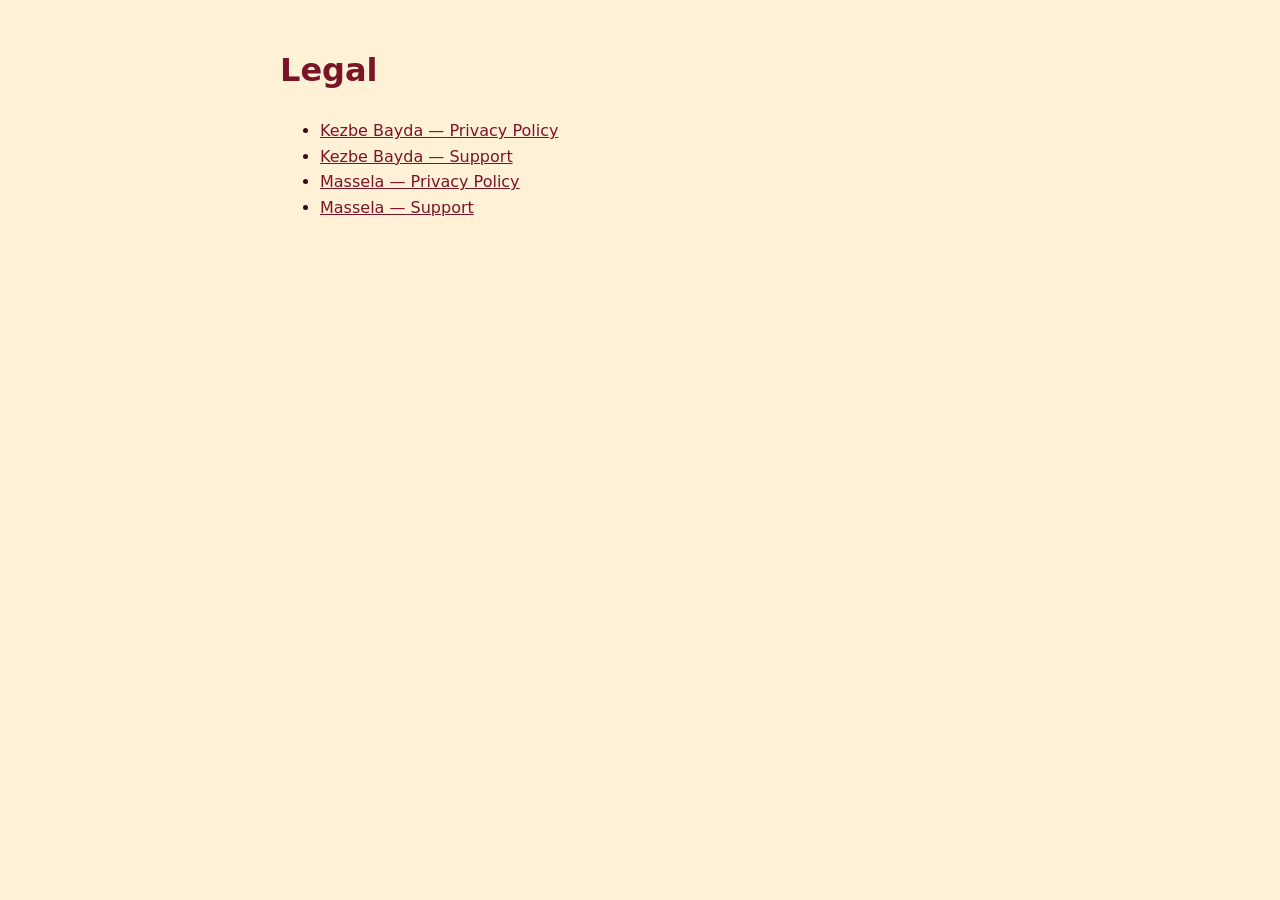
<file: index.html>
<!doctype html><html lang="en"><head><meta charset="utf-8"><meta name="viewport" content="width=device-width,initial-scale=1"><title>Legal</title><style>body{font:16px/1.6 -apple-system,system-ui,sans-serif;max-width:720px;margin:0 auto;padding:24px 16px;color:#3A0A12;background:#FFF1D6}h1,h2{color:#7C1428}a{color:#7C1428}</style></head><body>
<h1>Legal</h1>
<ul><li><a href="kezbe-bayda/privacy.html">Kezbe Bayda — Privacy Policy</a></li><li><a href="kezbe-bayda/support.html">Kezbe Bayda — Support</a></li><li><a href="massela/privacy.html">Massela — Privacy Policy</a></li><li><a href="massela/support.html">Massela — Support</a></li></ul>
</body></html>
</file>
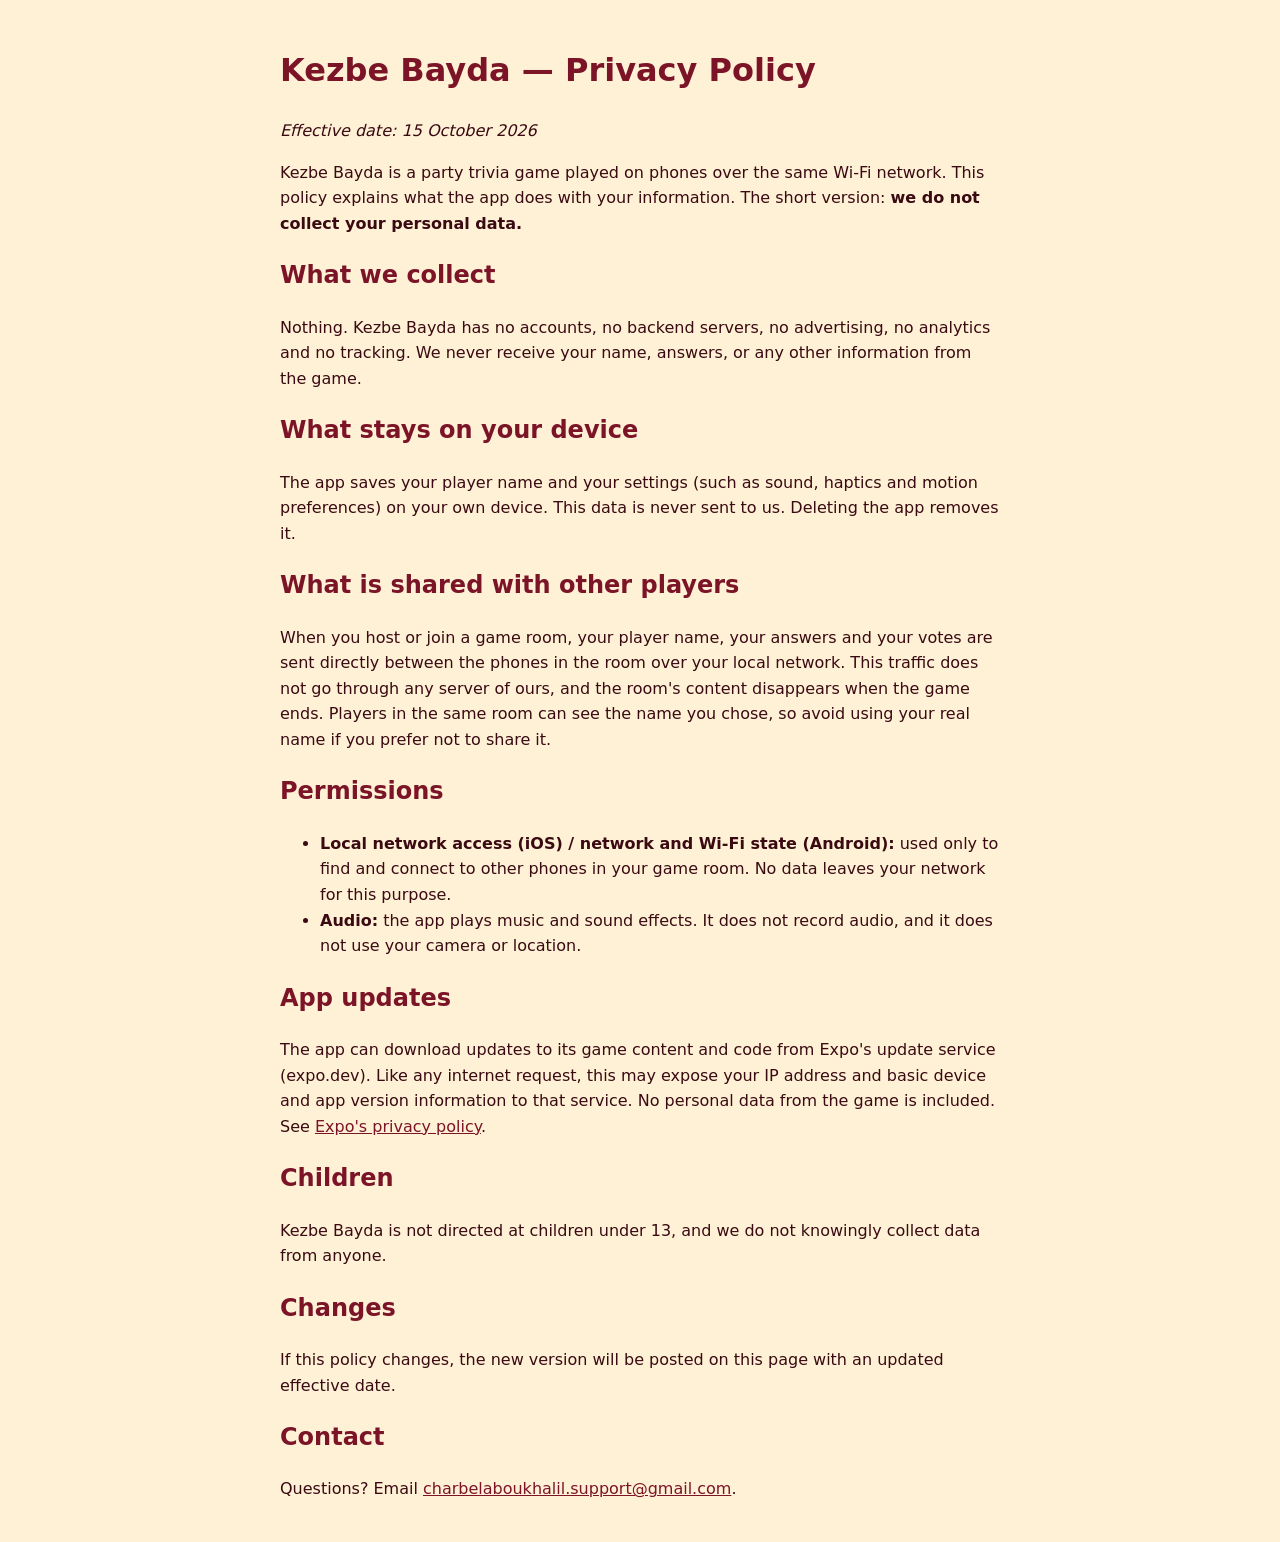
<file: kezbe-bayda/privacy.html>
<!doctype html><html lang="en"><head><meta charset="utf-8"><meta name="viewport" content="width=device-width,initial-scale=1"><title>Kezbe Bayda — Privacy Policy</title><style>body{font:16px/1.6 -apple-system,system-ui,sans-serif;max-width:720px;margin:0 auto;padding:24px 16px;color:#3A0A12;background:#FFF1D6}h1,h2{color:#7C1428}a{color:#7C1428}</style></head><body>
<h1>Kezbe Bayda — Privacy Policy</h1>
<p><em>Effective date: 15 October 2026</em></p>
<p>Kezbe Bayda is a party trivia game played on phones over the same Wi-Fi network. This policy explains what the app does with your information. The short version: <strong>we do not collect your personal data.</strong></p>

<h2>What we collect</h2>
<p>Nothing. Kezbe Bayda has no accounts, no backend servers, no advertising, no analytics and no tracking. We never receive your name, answers, or any other information from the game.</p>

<h2>What stays on your device</h2>
<p>The app saves your player name and your settings (such as sound, haptics and motion preferences) on your own device. This data is never sent to us. Deleting the app removes it.</p>

<h2>What is shared with other players</h2>
<p>When you host or join a game room, your player name, your answers and your votes are sent directly between the phones in the room over your local network. This traffic does not go through any server of ours, and the room's content disappears when the game ends. Players in the same room can see the name you chose, so avoid using your real name if you prefer not to share it.</p>

<h2>Permissions</h2>
<ul>
<li><strong>Local network access (iOS) / network and Wi-Fi state (Android):</strong> used only to find and connect to other phones in your game room. No data leaves your network for this purpose.</li>
<li><strong>Audio:</strong> the app plays music and sound effects. It does not record audio, and it does not use your camera or location.</li>
</ul>

<h2>App updates</h2>
<p>The app can download updates to its game content and code from Expo's update service (expo.dev). Like any internet request, this may expose your IP address and basic device and app version information to that service. No personal data from the game is included. See <a href="https://expo.dev/privacy">Expo's privacy policy</a>.</p>

<h2>Children</h2>
<p>Kezbe Bayda is not directed at children under 13, and we do not knowingly collect data from anyone.</p>

<h2>Changes</h2>
<p>If this policy changes, the new version will be posted on this page with an updated effective date.</p>

<h2>Contact</h2>
<p>Questions? Email <a href="mailto:charbelaboukhalil.support@gmail.com">charbelaboukhalil.support@gmail.com</a>.</p>
</body></html>
</file>
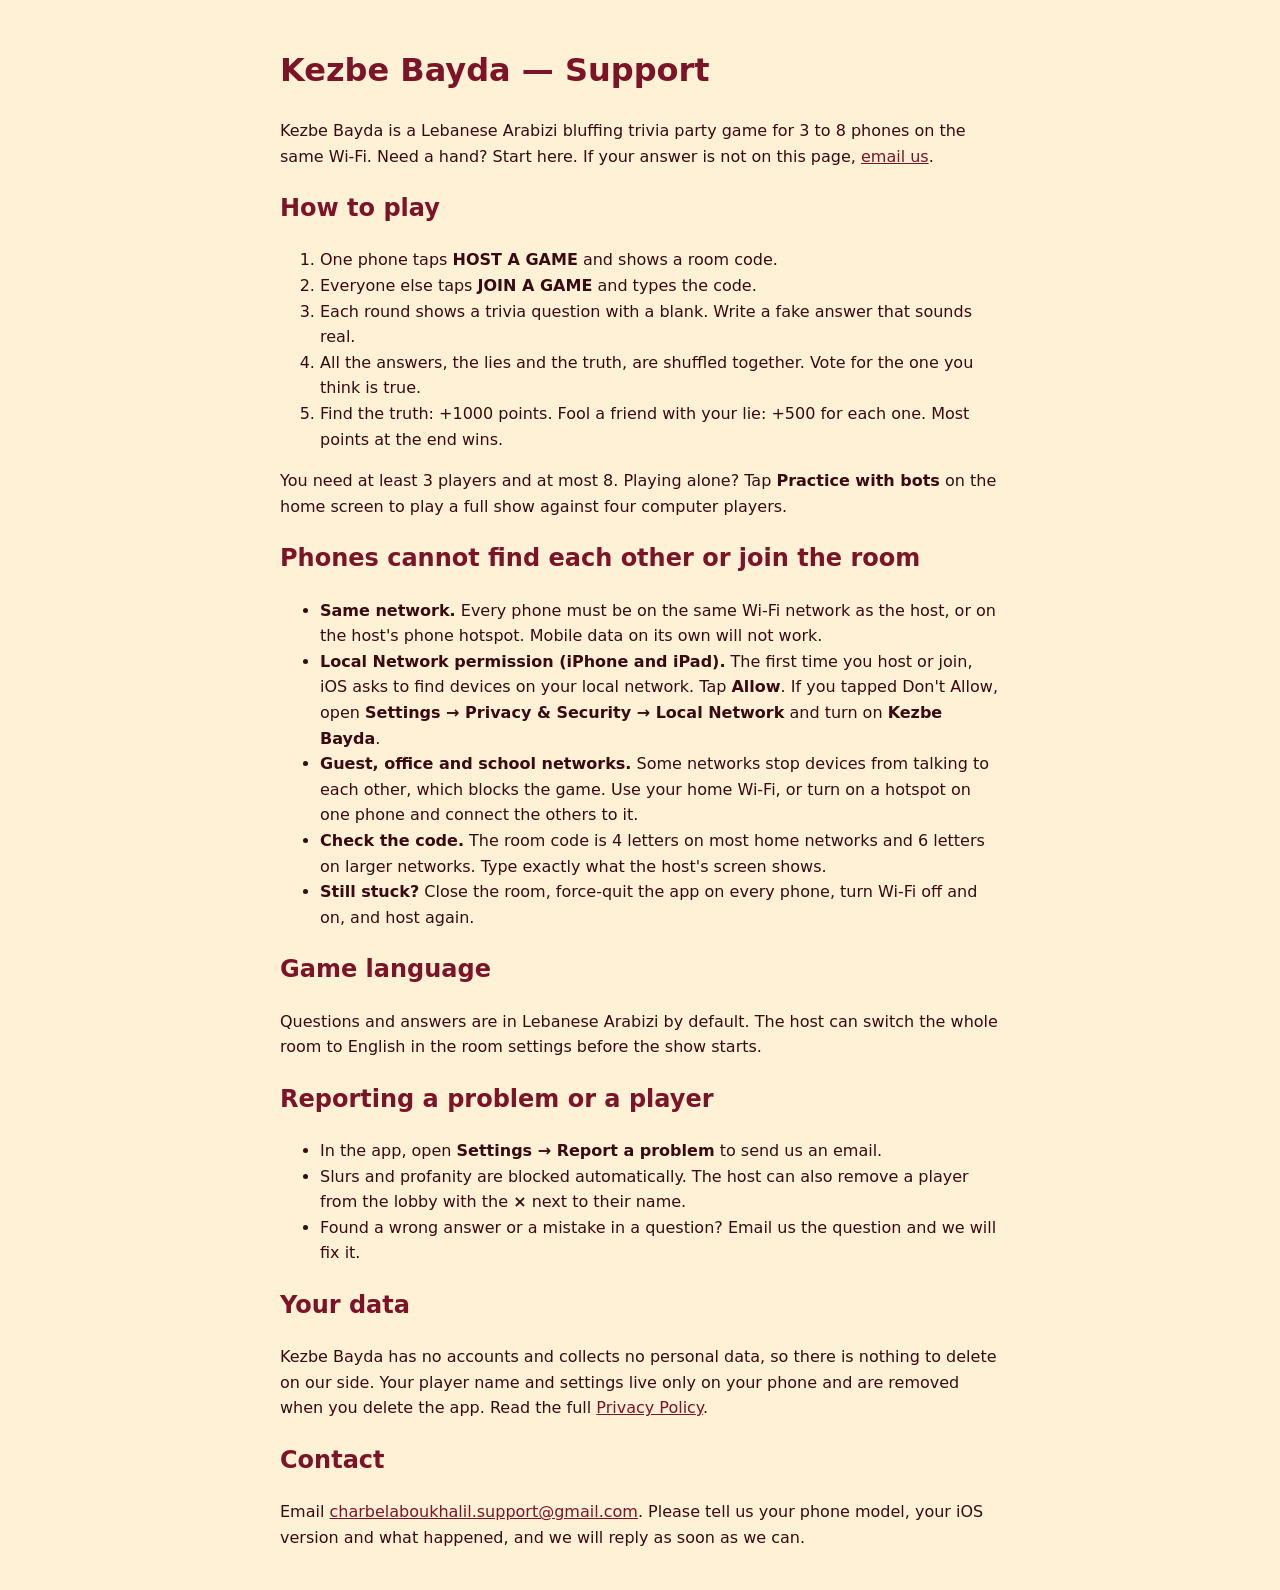
<file: kezbe-bayda/support.html>
<!doctype html><html lang="en"><head><meta charset="utf-8"><meta name="viewport" content="width=device-width,initial-scale=1"><title>Kezbe Bayda — Support</title><style>body{font:16px/1.6 -apple-system,system-ui,sans-serif;max-width:720px;margin:0 auto;padding:24px 16px;color:#3A0A12;background:#FFF1D6}h1,h2{color:#7C1428}a{color:#7C1428}</style></head><body>
<h1>Kezbe Bayda — Support</h1>
<p>Kezbe Bayda is a Lebanese Arabizi bluffing trivia party game for 3 to 8 phones on the same Wi-Fi. Need a hand? Start here. If your answer is not on this page, <a href="#contact">email us</a>.</p>

<h2>How to play</h2>
<ol>
<li>One phone taps <strong>HOST A GAME</strong> and shows a room code.</li>
<li>Everyone else taps <strong>JOIN A GAME</strong> and types the code.</li>
<li>Each round shows a trivia question with a blank. Write a fake answer that sounds real.</li>
<li>All the answers, the lies and the truth, are shuffled together. Vote for the one you think is true.</li>
<li>Find the truth: +1000 points. Fool a friend with your lie: +500 for each one. Most points at the end wins.</li>
</ol>
<p>You need at least 3 players and at most 8. Playing alone? Tap <strong>Practice with bots</strong> on the home screen to play a full show against four computer players.</p>

<h2>Phones cannot find each other or join the room</h2>
<ul>
<li><strong>Same network.</strong> Every phone must be on the same Wi-Fi network as the host, or on the host's phone hotspot. Mobile data on its own will not work.</li>
<li><strong>Local Network permission (iPhone and iPad).</strong> The first time you host or join, iOS asks to find devices on your local network. Tap <strong>Allow</strong>. If you tapped Don't Allow, open <strong>Settings → Privacy &amp; Security → Local Network</strong> and turn on <strong>Kezbe Bayda</strong>.</li>
<li><strong>Guest, office and school networks.</strong> Some networks stop devices from talking to each other, which blocks the game. Use your home Wi-Fi, or turn on a hotspot on one phone and connect the others to it.</li>
<li><strong>Check the code.</strong> The room code is 4 letters on most home networks and 6 letters on larger networks. Type exactly what the host's screen shows.</li>
<li><strong>Still stuck?</strong> Close the room, force-quit the app on every phone, turn Wi-Fi off and on, and host again.</li>
</ul>

<h2>Game language</h2>
<p>Questions and answers are in Lebanese Arabizi by default. The host can switch the whole room to English in the room settings before the show starts.</p>

<h2>Reporting a problem or a player</h2>
<ul>
<li>In the app, open <strong>Settings → Report a problem</strong> to send us an email.</li>
<li>Slurs and profanity are blocked automatically. The host can also remove a player from the lobby with the <strong>×</strong> next to their name.</li>
<li>Found a wrong answer or a mistake in a question? Email us the question and we will fix it.</li>
</ul>

<h2>Your data</h2>
<p>Kezbe Bayda has no accounts and collects no personal data, so there is nothing to delete on our side. Your player name and settings live only on your phone and are removed when you delete the app. Read the full <a href="privacy.html">Privacy Policy</a>.</p>

<h2 id="contact">Contact</h2>
<p>Email <a href="mailto:charbelaboukhalil.support@gmail.com?subject=Kezbe%20Bayda%20support">charbelaboukhalil.support@gmail.com</a>. Please tell us your phone model, your iOS version and what happened, and we will reply as soon as we can.</p>
</body></html>
</file>
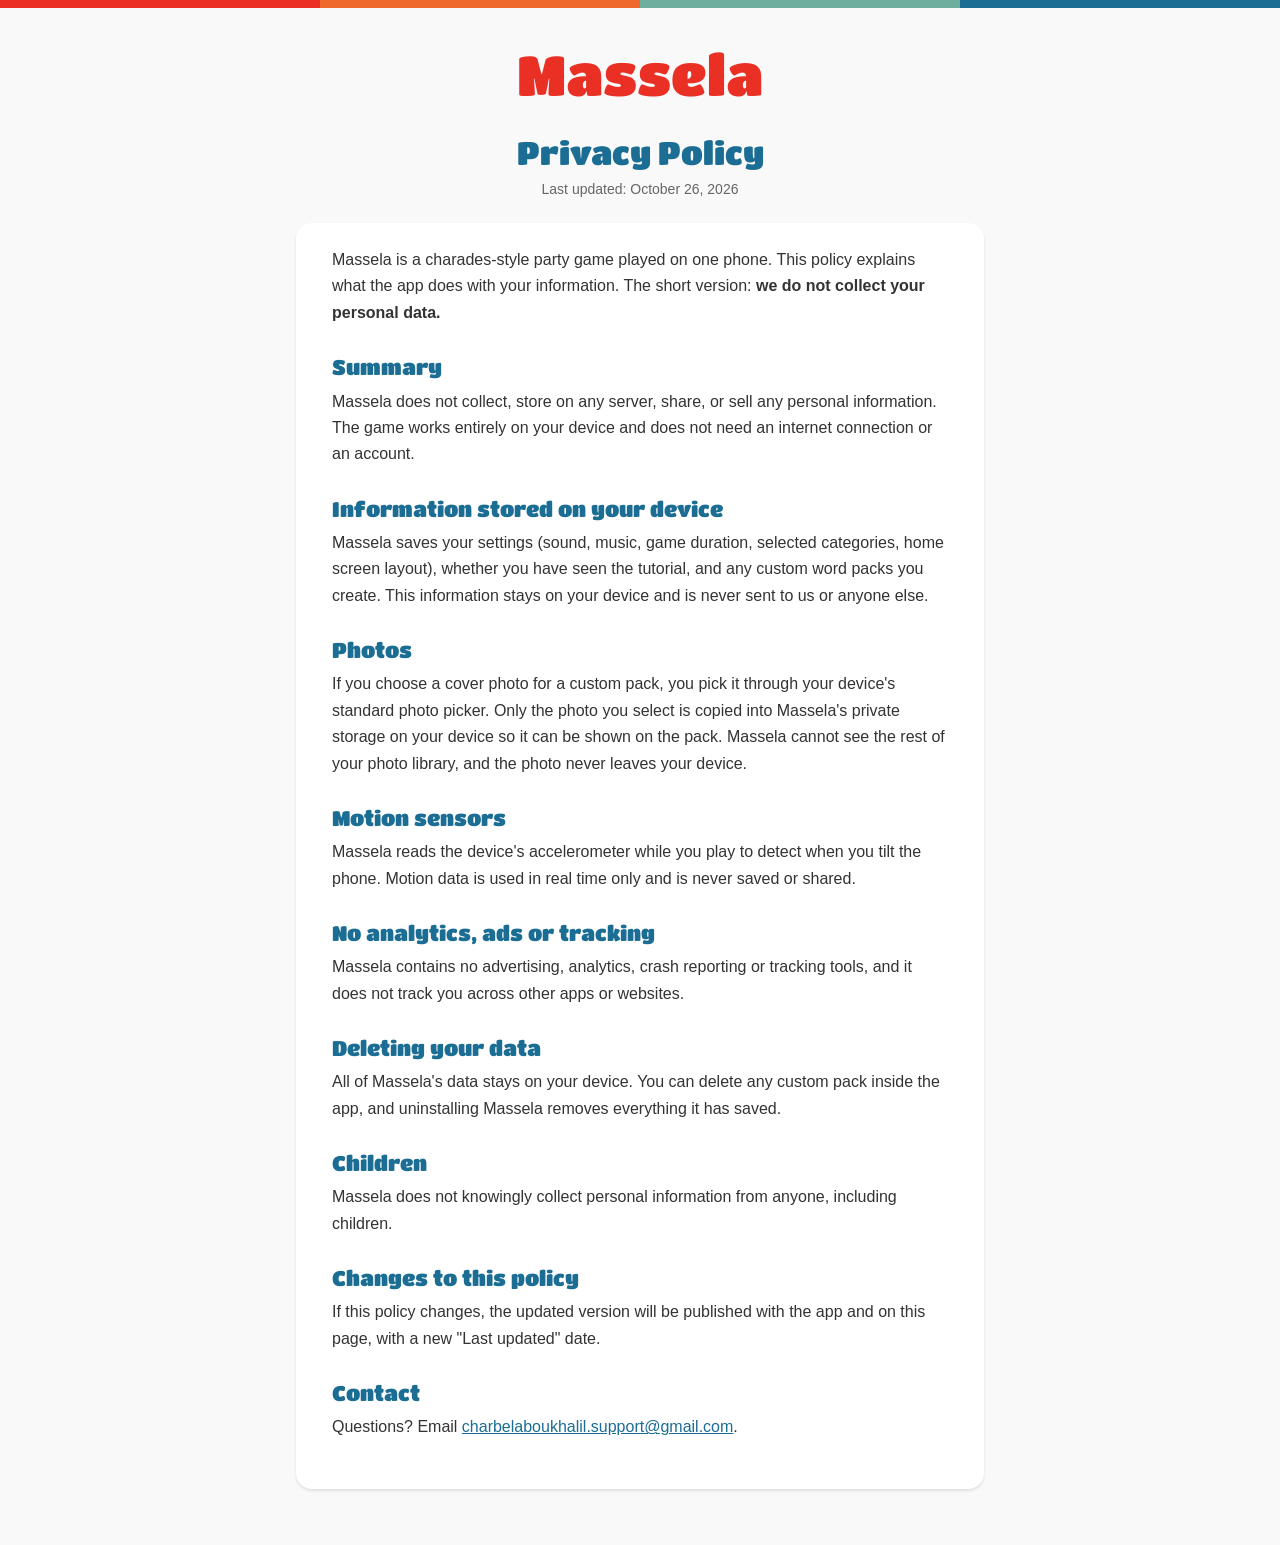
<file: massela/privacy.html>
<!doctype html>
<html lang="en">
<head>
<meta charset="utf-8">
<meta name="viewport" content="width=device-width,initial-scale=1">
<meta name="theme-color" content="#EA3025">
<title>Massela — Privacy Policy</title>
<link rel="stylesheet" href="style.css">
</head>
<body>
<div class="ribbon"></div>
<div class="wrap">
<header>
<div class="brand">Massela</div>
</header>
<main>
<h1>Privacy Policy</h1>
<p class="updated">Last updated: October 26, 2026</p>
<div class="card">
<p>Massela is a charades-style party game played on one phone. This policy explains what the app does with your information. The short version: <strong>we do not collect your personal data.</strong></p>

<h2>Summary</h2>
<p>Massela does not collect, store on any server, share, or sell any personal information. The game works entirely on your device and does not need an internet connection or an account.</p>

<h2>Information stored on your device</h2>
<p>Massela saves your settings (sound, music, game duration, selected categories, home screen layout), whether you have seen the tutorial, and any custom word packs you create. This information stays on your device and is never sent to us or anyone else.</p>

<h2>Photos</h2>
<p>If you choose a cover photo for a custom pack, you pick it through your device's standard photo picker. Only the photo you select is copied into Massela's private storage on your device so it can be shown on the pack. Massela cannot see the rest of your photo library, and the photo never leaves your device.</p>

<h2>Motion sensors</h2>
<p>Massela reads the device's accelerometer while you play to detect when you tilt the phone. Motion data is used in real time only and is never saved or shared.</p>

<h2>No analytics, ads or tracking</h2>
<p>Massela contains no advertising, analytics, crash reporting or tracking tools, and it does not track you across other apps or websites.</p>

<h2>Deleting your data</h2>
<p>All of Massela's data stays on your device. You can delete any custom pack inside the app, and uninstalling Massela removes everything it has saved.</p>

<h2>Children</h2>
<p>Massela does not knowingly collect personal information from anyone, including children.</p>

<h2>Changes to this policy</h2>
<p>If this policy changes, the updated version will be published with the app and on this page, with a new "Last updated" date.</p>

<h2>Contact</h2>
<p>Questions? Email <a href="mailto:charbelaboukhalil.support@gmail.com">charbelaboukhalil.support@gmail.com</a>.</p>
</div>
</main>
</div>
</body>
</html>
</file>
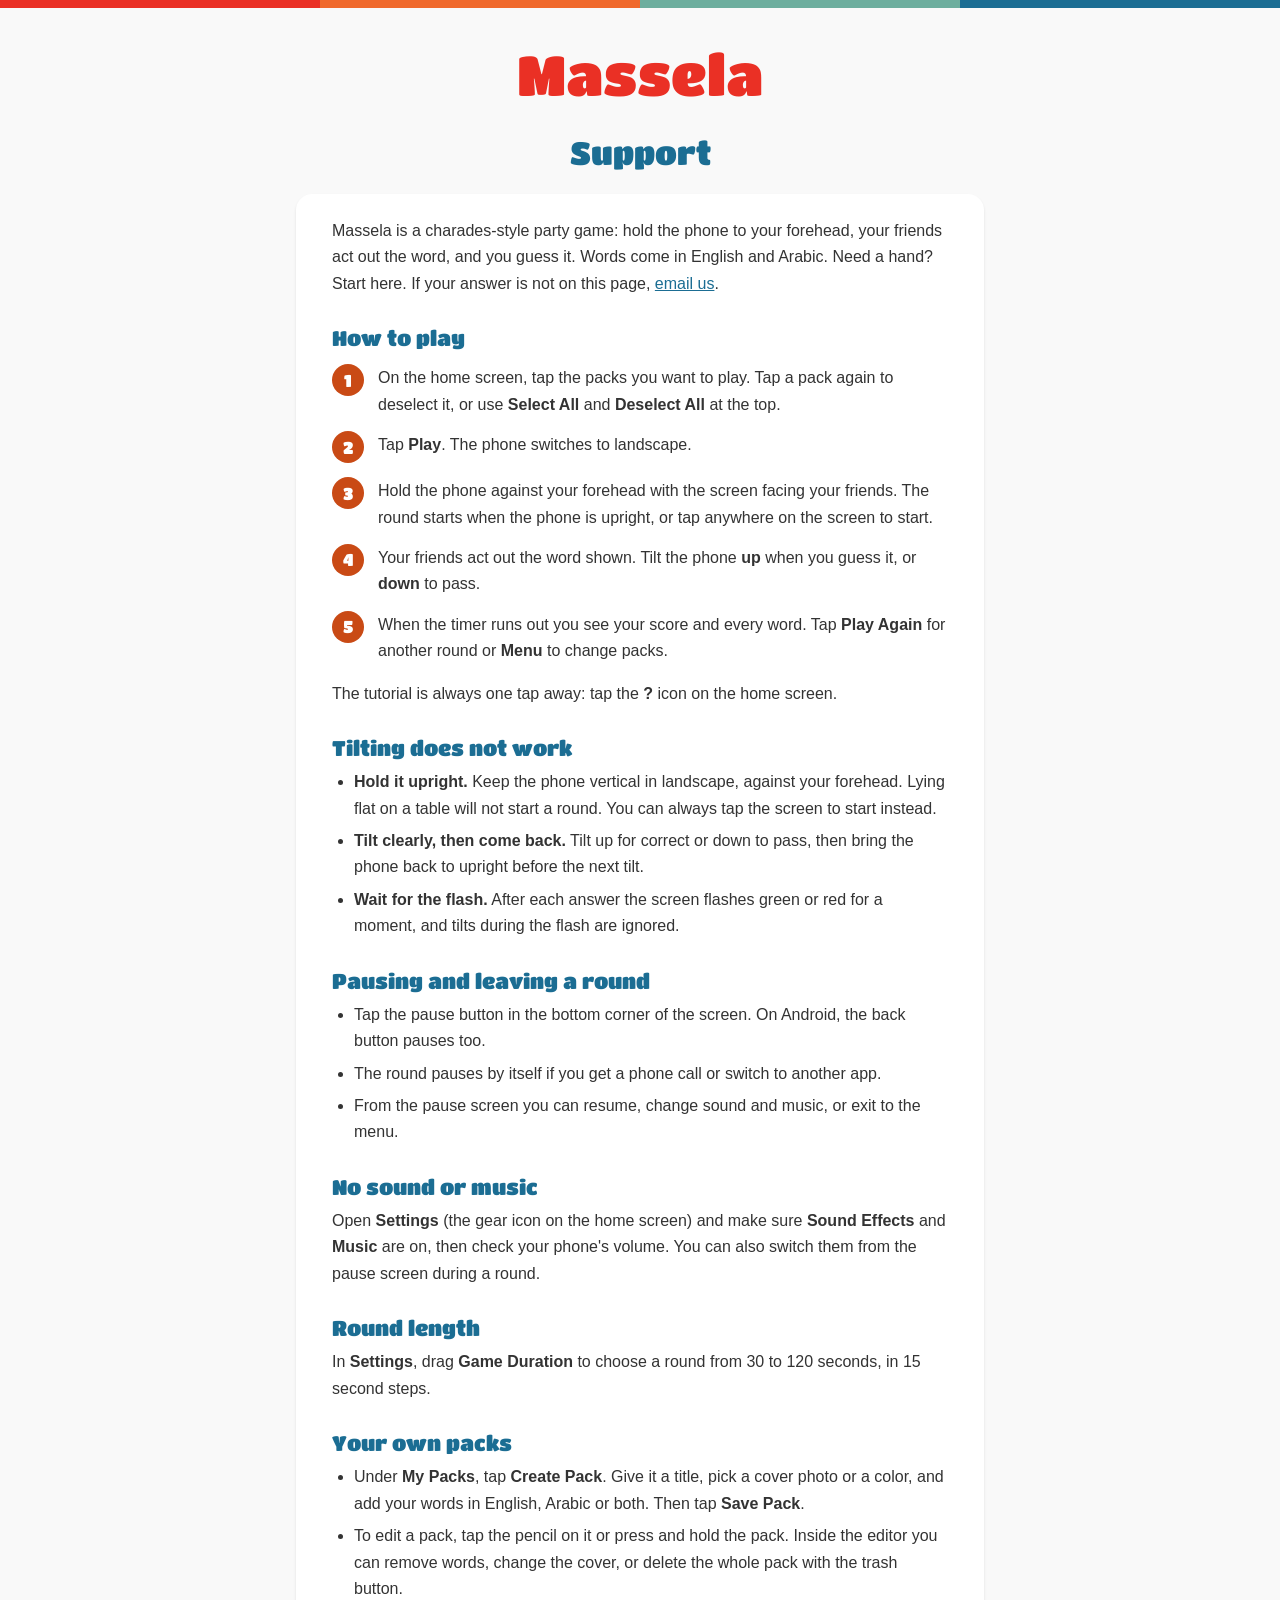
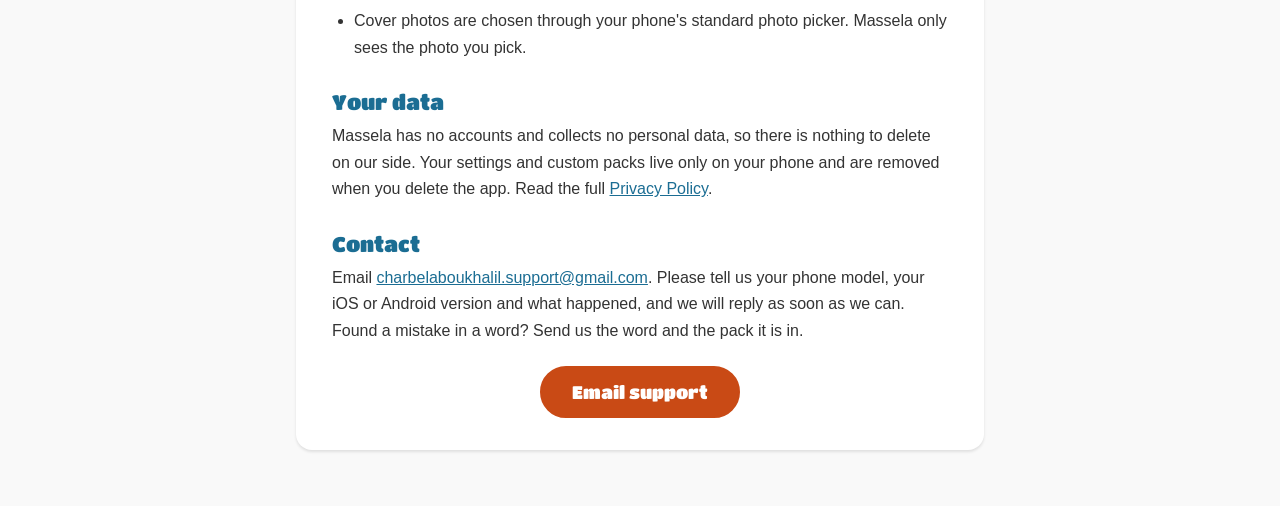
<file: massela/support.html>
<!doctype html>
<html lang="en">
<head>
<meta charset="utf-8">
<meta name="viewport" content="width=device-width,initial-scale=1">
<meta name="theme-color" content="#EA3025">
<title>Massela — Support</title>
<link rel="stylesheet" href="style.css">
</head>
<body>
<div class="ribbon"></div>
<div class="wrap">
<header>
<div class="brand">Massela</div>
</header>
<main>
<h1>Support</h1>
<div class="card">
<p>Massela is a charades-style party game: hold the phone to your forehead, your friends act out the word, and you guess it. Words come in English and Arabic. Need a hand? Start here. If your answer is not on this page, <a href="#contact">email us</a>.</p>

<h2>How to play</h2>
<ol class="steps">
<li>On the home screen, tap the packs you want to play. Tap a pack again to deselect it, or use <strong>Select All</strong> and <strong>Deselect All</strong> at the top.</li>
<li>Tap <strong>Play</strong>. The phone switches to landscape.</li>
<li>Hold the phone against your forehead with the screen facing your friends. The round starts when the phone is upright, or tap anywhere on the screen to start.</li>
<li>Your friends act out the word shown. Tilt the phone <strong>up</strong> when you guess it, or <strong>down</strong> to pass.</li>
<li>When the timer runs out you see your score and every word. Tap <strong>Play Again</strong> for another round or <strong>Menu</strong> to change packs.</li>
</ol>
<p>The tutorial is always one tap away: tap the <strong>?</strong> icon on the home screen.</p>

<h2>Tilting does not work</h2>
<ul>
<li><strong>Hold it upright.</strong> Keep the phone vertical in landscape, against your forehead. Lying flat on a table will not start a round. You can always tap the screen to start instead.</li>
<li><strong>Tilt clearly, then come back.</strong> Tilt up for correct or down to pass, then bring the phone back to upright before the next tilt.</li>
<li><strong>Wait for the flash.</strong> After each answer the screen flashes green or red for a moment, and tilts during the flash are ignored.</li>
</ul>

<h2>Pausing and leaving a round</h2>
<ul>
<li>Tap the pause button in the bottom corner of the screen. On Android, the back button pauses too.</li>
<li>The round pauses by itself if you get a phone call or switch to another app.</li>
<li>From the pause screen you can resume, change sound and music, or exit to the menu.</li>
</ul>

<h2>No sound or music</h2>
<p>Open <strong>Settings</strong> (the gear icon on the home screen) and make sure <strong>Sound Effects</strong> and <strong>Music</strong> are on, then check your phone's volume. You can also switch them from the pause screen during a round.</p>

<h2>Round length</h2>
<p>In <strong>Settings</strong>, drag <strong>Game Duration</strong> to choose a round from 30 to 120 seconds, in 15 second steps.</p>

<h2>Your own packs</h2>
<ul>
<li>Under <strong>My Packs</strong>, tap <strong>Create Pack</strong>. Give it a title, pick a cover photo or a color, and add your words in English, Arabic or both. Then tap <strong>Save Pack</strong>.</li>
<li>To edit a pack, tap the pencil on it or press and hold the pack. Inside the editor you can remove words, change the cover, or delete the whole pack with the trash button.</li>
<li>Cover photos are chosen through your phone's standard photo picker. Massela only sees the photo you pick.</li>
</ul>

<h2>Your data</h2>
<p>Massela has no accounts and collects no personal data, so there is nothing to delete on our side. Your settings and custom packs live only on your phone and are removed when you delete the app. Read the full <a href="privacy.html">Privacy Policy</a>.</p>

<h2 id="contact">Contact</h2>
<p>Email <a href="mailto:charbelaboukhalil.support@gmail.com?subject=Massela%20support">charbelaboukhalil.support@gmail.com</a>. Please tell us your phone model, your iOS or Android version and what happened, and we will reply as soon as we can. Found a mistake in a word? Send us the word and the pack it is in.</p>
<p class="cta-row"><a class="pill cta" href="mailto:charbelaboukhalil.support@gmail.com?subject=Massela%20support">Email support</a></p>
</div>
</main>
</div>
</body>
</html>
</file>
<file: massela/style.css>
/* Massela legal pages. Titan One is self-hosted (assets/TitanOne-OFL.txt) so visiting these pages
   makes no third-party requests. */
@font-face {
  font-family: "Titan One";
  src: url(assets/TitanOne.woff2) format("woff2");
  font-weight: 400;
  font-display: swap;
}

:root {
  --red: #EA3025;
  --orange: #F0692C;      /* brand orange: decoration only */
  --orange-ink: #C94A15;  /* same hue, dark enough for white text (4.7:1) */
  --blue: #1B6D93;
  --teal: #6DAE9E;
  --text: #333;
  --muted: #666;
  --canvas: #F9F9F9;
  --card: #fff;
  --line: #EEE;
  --display: "Titan One", "Arial Rounded MT Bold", system-ui, sans-serif;
}

* { box-sizing: border-box; }

body {
  margin: 0;
  background: var(--canvas);
  color: var(--text);
  font: 16px/1.65 -apple-system, BlinkMacSystemFont, "Segoe UI", Roboto, sans-serif;
}

/* The four card colors of the app, as a ribbon across the top */
.ribbon {
  height: 8px;
  background: linear-gradient(90deg, var(--red) 0 25%, var(--orange) 25% 50%, var(--teal) 50% 75%, var(--blue) 75%);
}

.wrap { max-width: 720px; margin: 0 auto; padding: 24px 16px 56px; }

header { text-align: center; padding: 4px 0 8px; }
.brand { font: 400 46px/1.1 var(--display); color: var(--red); margin: 8px 0 12px; }

/* Same button language as the app: a pill, with the primary action in orange */
.pill {
  display: inline-flex; align-items: center; justify-content: center;
  min-height: 44px; padding: 0 22px;
  border: 2px solid var(--blue); border-radius: 999px;
  color: var(--blue); background: transparent;
  font: 400 16px/1 var(--display); text-decoration: none;
}
.pill.cta { background: var(--orange-ink); border-color: var(--orange-ink); color: #fff; font-size: 18px; min-height: 52px; padding: 0 30px; }
.pill.cta:hover { filter: brightness(1.08); }
.pill:focus-visible, a:focus-visible { outline: 3px solid var(--orange); outline-offset: 3px; }

h1 { font: 400 32px/1.2 var(--display); color: var(--blue); text-align: center; margin: 8px 0 6px; }
.updated { text-align: center; color: var(--muted); font-size: 14px; margin: 0 0 22px; }

.card { background: var(--card); border-radius: 16px; padding: 4px 22px 24px; box-shadow: 0 2px 3px rgba(0, 0, 0, .1); }
.card > p:first-child { margin-top: 20px; }
h1 + .card { margin-top: 22px; } /* same gap the privacy page gets from its Last updated line */
h2 { font: 400 21px/1.25 var(--display); color: var(--blue); margin: 28px 0 8px; }
h2 + p, h2 + ul, h2 + ol { margin-top: 0; }
ul { padding-left: 22px; }
li { margin: 6px 0; }
a { color: var(--blue); }

/* Numbered steps as orange badges */
ol.steps { list-style: none; counter-reset: step; padding: 0; }
ol.steps li { counter-increment: step; position: relative; padding-left: 46px; min-height: 32px; margin: 14px 0; }
ol.steps li::before {
  content: counter(step);
  position: absolute; left: 0; top: -1px;
  width: 32px; height: 32px; border-radius: 50%;
  display: grid; place-items: center;
  background: var(--orange-ink); color: #fff; font: 400 17px/1 var(--display);
}

.cta-row { text-align: center; margin: 22px 0 0; }

@media (min-width: 560px) {
  .brand { font-size: 56px; }
  .card { padding: 4px 36px 32px; }
}
</file>
